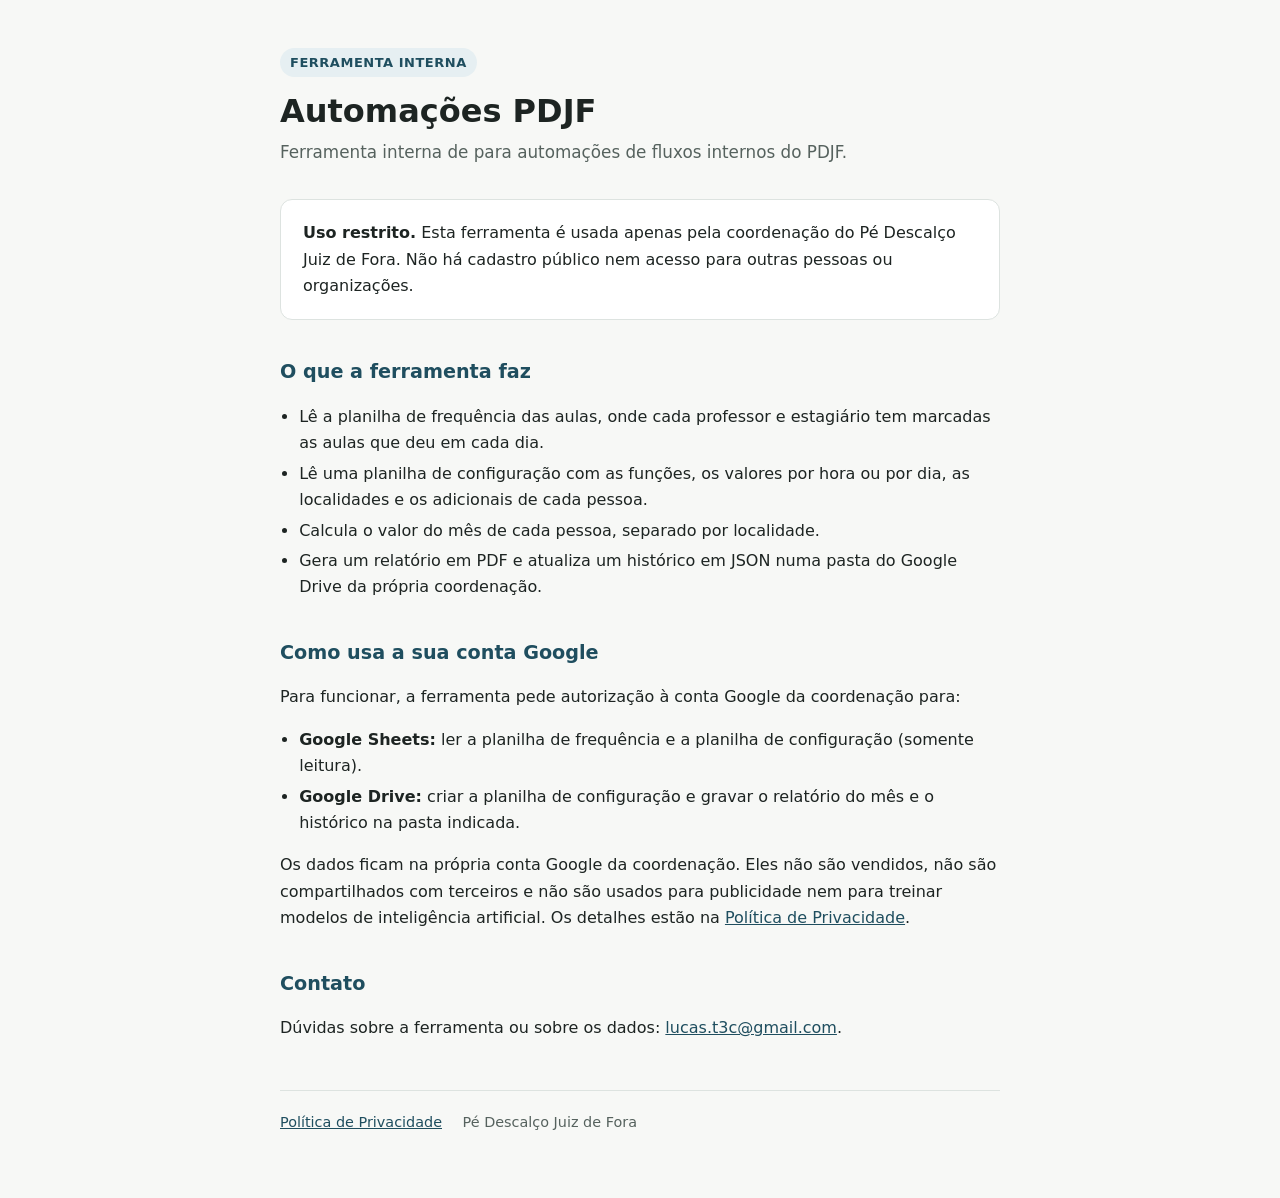
<file: index.html>
<!doctype html>
<html lang="pt-BR">
<head>
  <meta charset="utf-8">
  <meta name="viewport" content="width=device-width, initial-scale=1">
  <title>Automações PDJF</title>
  <meta name="description" content="Ferramenta interna do Pé Descalço Juiz de Fora.">
  <link rel="stylesheet" href="estilo.css">
</head>
<body>
  <main class="pagina">
    <header>
      <span class="selo">Ferramenta interna</span>
      <h1>Automações PDJF</h1>
      <p class="subtitulo">Ferramenta interna de para automações de fluxos internos do PDJF.</p>
    </header>

    <section class="cartao">
      <p><strong>Uso restrito.</strong> Esta ferramenta é usada apenas pela coordenação do
        Pé Descalço Juiz de Fora. Não há cadastro público nem acesso para outras pessoas
        ou organizações.</p>
    </section>

    <h2>O que a ferramenta faz</h2>
    <ul>
      <li>Lê a planilha de frequência das aulas, onde cada professor e estagiário tem
        marcadas as aulas que deu em cada dia.</li>
      <li>Lê uma planilha de configuração com as funções, os valores por hora ou por dia,
        as localidades e os adicionais de cada pessoa.</li>
      <li>Calcula o valor do mês de cada pessoa, separado por localidade.</li>
      <li>Gera um relatório em PDF e atualiza um histórico em JSON numa pasta do Google
        Drive da própria coordenação.</li>
    </ul>

    <h2>Como usa a sua conta Google</h2>
    <p>Para funcionar, a ferramenta pede autorização à conta Google da coordenação para:</p>
    <ul>
      <li><strong>Google Sheets:</strong> ler a planilha de frequência e a planilha de
        configuração (somente leitura).</li>
      <li><strong>Google Drive:</strong> criar a planilha de configuração e gravar o relatório
        do mês e o histórico na pasta indicada.</li>
    </ul>
    <p>Os dados ficam na própria conta Google da coordenação. Eles não são vendidos, não são
      compartilhados com terceiros e não são usados para publicidade nem para treinar
      modelos de inteligência artificial. Os detalhes estão na
      <a href="privacidade.html">Política de Privacidade</a>.</p>

    <h2>Contato</h2>
    <p>Dúvidas sobre a ferramenta ou sobre os dados: <a href="mailto:Lucas">lucas.t3c@gmail.com</a>.</p>

    <footer>
      <a href="privacidade.html">Política de Privacidade</a>
      <span>Pé Descalço Juiz de Fora</span>
    </footer>
  </main>
</body>
</html>
</file>
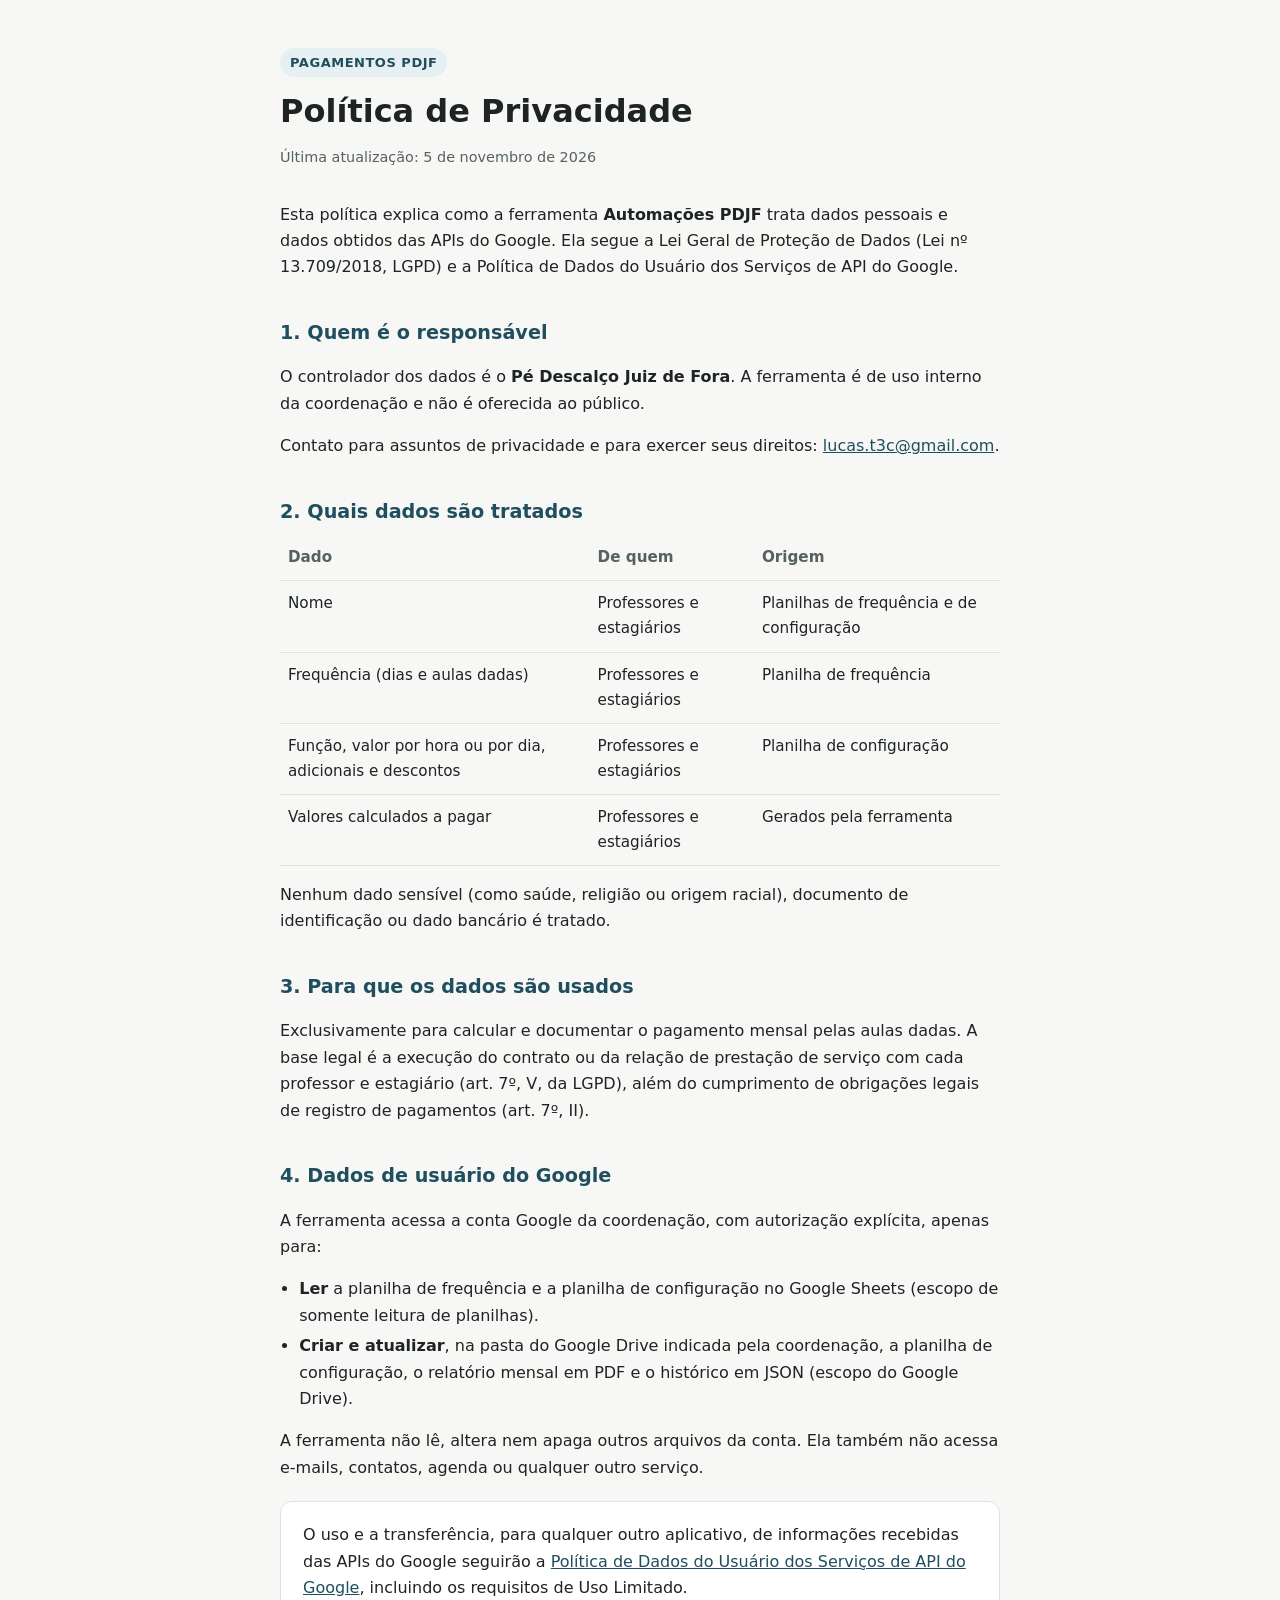
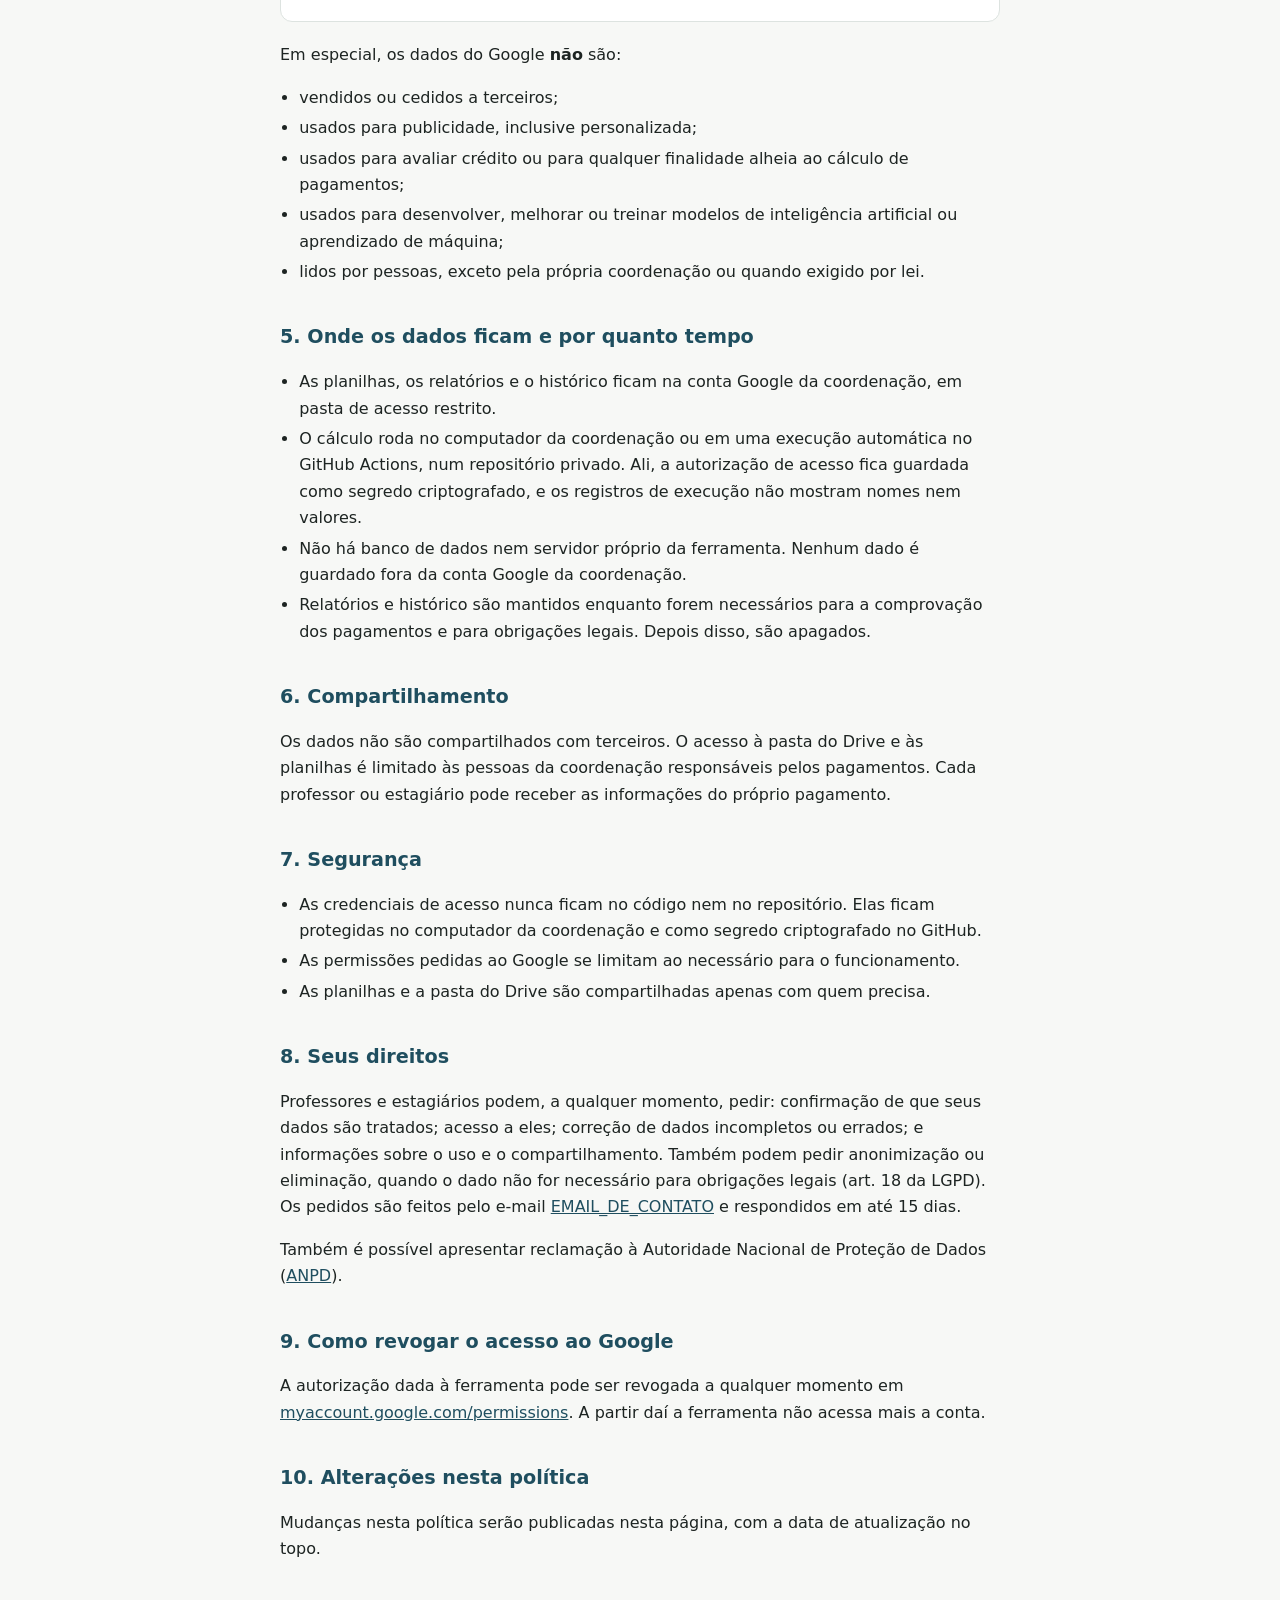
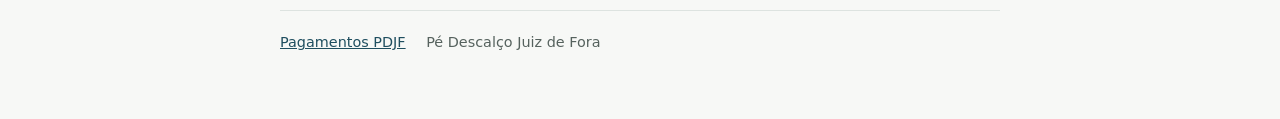
<file: privacidade.html>
<!doctype html>
<html lang="pt-BR">
<head>
  <meta charset="utf-8">
  <meta name="viewport" content="width=device-width, initial-scale=1">
  <title>Política de Privacidade · Pagamentos PDJF</title>
  <meta name="description" content="Como a ferramenta Pagamentos PDJF trata dados pessoais e dados de usuário do Google.">
  <link rel="stylesheet" href="estilo.css">
</head>
<body>
  <main class="pagina">
    <header>
      <span class="selo">Pagamentos PDJF</span>
      <h1>Política de Privacidade</h1>
      <p class="meta">Última atualização: 5 de novembro de 2026</p>
    </header>

    <p>Esta política explica como a ferramenta <strong>Automações PDJF</strong> trata dados
      pessoais e dados obtidos das APIs do Google. Ela segue a Lei Geral de Proteção de Dados
      (Lei nº 13.709/2018, LGPD) e a Política de Dados do Usuário dos Serviços de API do Google.</p>

    <h2>1. Quem é o responsável</h2>
    <p>O controlador dos dados é o <strong>Pé Descalço Juiz de Fora</strong>. A ferramenta é de
      uso interno da coordenação e não é oferecida ao público.</p>
    <p>Contato para assuntos de privacidade e para exercer seus direitos:
      <a href="mailto:Lucas">lucas.t3c@gmail.com</a>.</p>

    <h2>2. Quais dados são tratados</h2>
    <div class="tabela">
      <table>
        <thead>
          <tr><th>Dado</th><th>De quem</th><th>Origem</th></tr>
        </thead>
        <tbody>
          <tr><td>Nome</td><td>Professores e estagiários</td><td>Planilhas de frequência e de configuração</td></tr>
          <tr><td>Frequência (dias e aulas dadas)</td><td>Professores e estagiários</td><td>Planilha de frequência</td></tr>
          <tr><td>Função, valor por hora ou por dia, adicionais e descontos</td><td>Professores e estagiários</td><td>Planilha de configuração</td></tr>
          <tr><td>Valores calculados a pagar</td><td>Professores e estagiários</td><td>Gerados pela ferramenta</td></tr>
        </tbody>
      </table>
    </div>
    <p>Nenhum dado sensível (como saúde, religião ou origem racial), documento de
      identificação ou dado bancário é tratado.</p>

    <h2>3. Para que os dados são usados</h2>
    <p>Exclusivamente para calcular e documentar o pagamento mensal pelas aulas dadas.
      A base legal é a execução do contrato ou da relação de prestação de serviço com cada
      professor e estagiário (art. 7º, V, da LGPD), além do cumprimento de obrigações legais
      de registro de pagamentos (art. 7º, II).</p>

    <h2>4. Dados de usuário do Google</h2>
    <p>A ferramenta acessa a conta Google da coordenação, com autorização explícita, apenas para:</p>
    <ul>
      <li><strong>Ler</strong> a planilha de frequência e a planilha de configuração no Google
        Sheets (escopo de somente leitura de planilhas).</li>
      <li><strong>Criar e atualizar</strong>, na pasta do Google Drive indicada pela
        coordenação, a planilha de configuração, o relatório mensal em PDF e o histórico em
        JSON (escopo do Google Drive).</li>
    </ul>
    <p>A ferramenta não lê, altera nem apaga outros arquivos da conta. Ela também não acessa
      e-mails, contatos, agenda ou qualquer outro serviço.</p>
    <div class="cartao">
      <p>O uso e a transferência, para qualquer outro aplicativo, de informações recebidas das
        APIs do Google seguirão a
        <a href="https://developers.google.com/terms/api-services-user-data-policy">Política de
        Dados do Usuário dos Serviços de API do Google</a>, incluindo os requisitos de Uso
        Limitado.</p>
    </div>
    <p>Em especial, os dados do Google <strong>não</strong> são:</p>
    <ul>
      <li>vendidos ou cedidos a terceiros;</li>
      <li>usados para publicidade, inclusive personalizada;</li>
      <li>usados para avaliar crédito ou para qualquer finalidade alheia ao cálculo de pagamentos;</li>
      <li>usados para desenvolver, melhorar ou treinar modelos de inteligência artificial ou
        aprendizado de máquina;</li>
      <li>lidos por pessoas, exceto pela própria coordenação ou quando exigido por lei.</li>
    </ul>

    <h2>5. Onde os dados ficam e por quanto tempo</h2>
    <ul>
      <li>As planilhas, os relatórios e o histórico ficam na conta Google da coordenação, em
        pasta de acesso restrito.</li>
      <li>O cálculo roda no computador da coordenação ou em uma execução automática no GitHub
        Actions, num repositório privado. Ali, a autorização de acesso fica guardada como
        segredo criptografado, e os registros de execução não mostram nomes nem valores.</li>
      <li>Não há banco de dados nem servidor próprio da ferramenta. Nenhum dado é guardado
        fora da conta Google da coordenação.</li>
      <li>Relatórios e histórico são mantidos enquanto forem necessários para a comprovação
        dos pagamentos e para obrigações legais. Depois disso, são apagados.</li>
    </ul>

    <h2>6. Compartilhamento</h2>
    <p>Os dados não são compartilhados com terceiros. O acesso à pasta do Drive e às
      planilhas é limitado às pessoas da coordenação responsáveis pelos pagamentos. Cada
      professor ou estagiário pode receber as informações do próprio pagamento.</p>

    <h2>7. Segurança</h2>
    <ul>
      <li>As credenciais de acesso nunca ficam no código nem no repositório. Elas ficam
        protegidas no computador da coordenação e como segredo criptografado no GitHub.</li>
      <li>As permissões pedidas ao Google se limitam ao necessário para o funcionamento.</li>
      <li>As planilhas e a pasta do Drive são compartilhadas apenas com quem precisa.</li>
    </ul>

    <h2>8. Seus direitos</h2>
    <p>Professores e estagiários podem, a qualquer momento, pedir: confirmação de que seus
      dados são tratados; acesso a eles; correção de dados incompletos ou errados; e
      informações sobre o uso e o compartilhamento. Também podem pedir anonimização ou
      eliminação, quando o dado não for necessário para obrigações legais (art. 18 da LGPD).
      Os pedidos são feitos pelo e-mail
      <a href="mailto:EMAIL_DE_CONTATO">EMAIL_DE_CONTATO</a> e respondidos em até 15 dias.</p>
    <p>Também é possível apresentar reclamação à Autoridade Nacional de Proteção de Dados
      (<a href="https://www.gov.br/anpd">ANPD</a>).</p>

    <h2>9. Como revogar o acesso ao Google</h2>
    <p>A autorização dada à ferramenta pode ser revogada a qualquer momento em
      <a href="https://myaccount.google.com/permissions">myaccount.google.com/permissions</a>.
      A partir daí a ferramenta não acessa mais a conta.</p>

    <h2>10. Alterações nesta política</h2>
    <p>Mudanças nesta política serão publicadas nesta página, com a data de atualização no
      topo.</p>

    <footer>
      <a href="index.html">Pagamentos PDJF</a>
      <span>Pé Descalço Juiz de Fora</span>
    </footer>
  </main>
</body>
</html>
</file>
<file: estilo.css>
:root {
  --fundo: #f7f8f6;
  --cartao: #ffffff;
  --texto: #1d2422;
  --suave: #56625e;
  --borda: #dde3e0;
  --destaque: #1f4e5f;
  --destaque-claro: #e6eff2;
}

@media (prefers-color-scheme: dark) {
  :root {
    --fundo: #121716;
    --cartao: #1a2120;
    --texto: #e6ecea;
    --suave: #a3b0ac;
    --borda: #2c3634;
    --destaque: #8cc3d6;
    --destaque-claro: #1c2c32;
  }
}

* { box-sizing: border-box; }

body {
  margin: 0;
  background: var(--fundo);
  color: var(--texto);
  font: 16px/1.65 system-ui, -apple-system, "Segoe UI", Roboto, sans-serif;
}

.pagina {
  max-width: 760px;
  margin: 0 auto;
  padding: 48px 20px 64px;
}

header { margin-bottom: 32px; }

.selo {
  display: inline-block;
  font-size: 13px;
  font-weight: 600;
  letter-spacing: .04em;
  text-transform: uppercase;
  color: var(--destaque);
  background: var(--destaque-claro);
  padding: 4px 10px;
  border-radius: 999px;
}

h1 { font-size: 2rem; line-height: 1.25; margin: 14px 0 8px; }
h2 { font-size: 1.2rem; margin: 36px 0 8px; color: var(--destaque); }
h3 { font-size: 1rem; margin: 20px 0 4px; }

p, li { color: var(--texto); }
.subtitulo { color: var(--suave); font-size: 1.05rem; margin: 0; }
.meta { color: var(--suave); font-size: .9rem; }

ul { padding-left: 1.2rem; }
li { margin: 4px 0; }

a { color: var(--destaque); }

.cartao {
  background: var(--cartao);
  border: 1px solid var(--borda);
  border-radius: 12px;
  padding: 20px 22px;
  margin: 20px 0;
}

.cartao p:first-child, .cartao h3:first-child { margin-top: 0; }
.cartao p:last-child { margin-bottom: 0; }

table {
  width: 100%;
  border-collapse: collapse;
  font-size: .95rem;
}
th, td {
  text-align: left;
  vertical-align: top;
  padding: 10px 8px;
  border-bottom: 1px solid var(--borda);
}
th { color: var(--suave); font-weight: 600; }
.tabela { overflow-x: auto; }

footer {
  margin-top: 48px;
  padding-top: 20px;
  border-top: 1px solid var(--borda);
  color: var(--suave);
  font-size: .9rem;
}
footer a { margin-right: 16px; }
</file>
